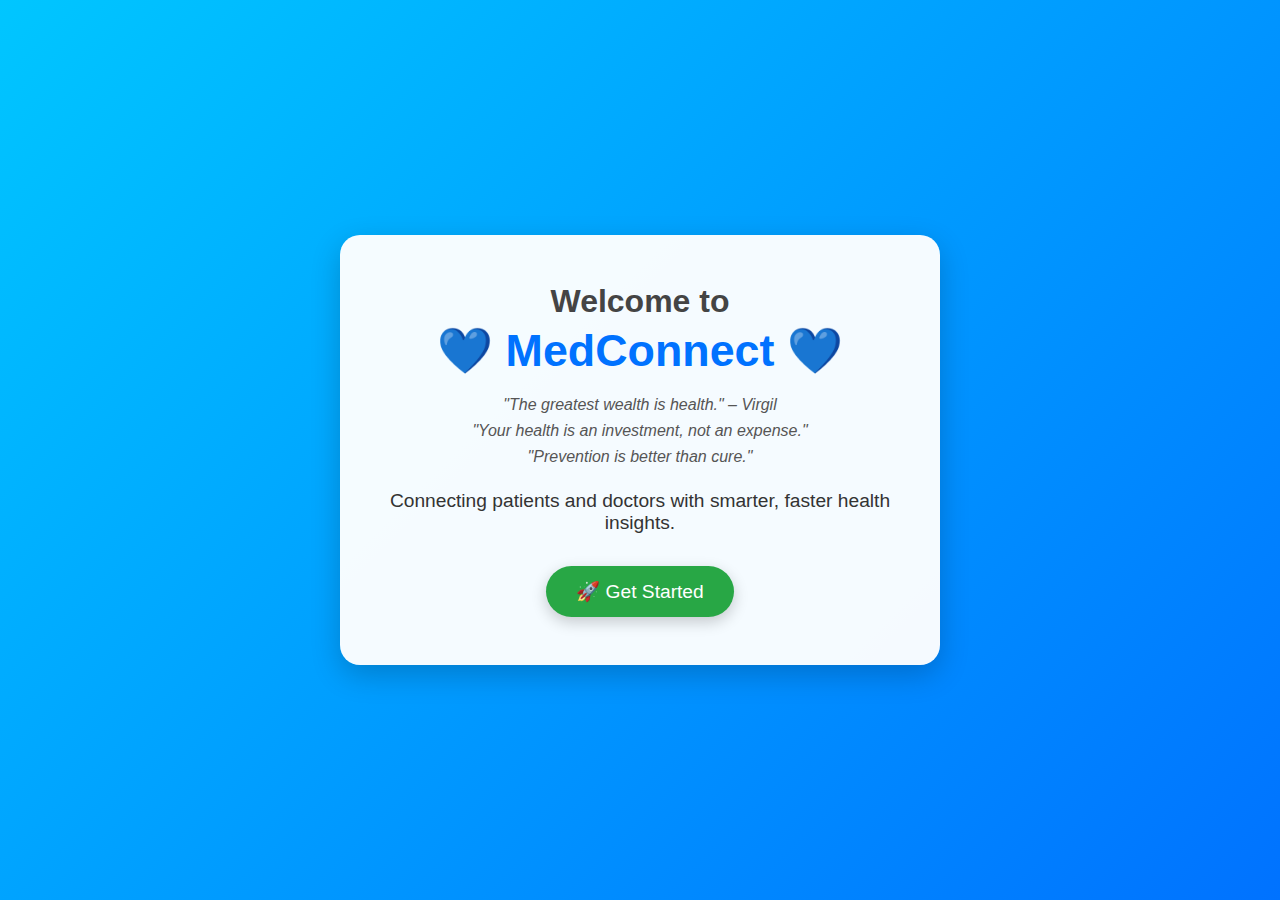
<file: index.html>
<!DOCTYPE html>
<html lang="en">
<head>
  <meta charset="UTF-8" />
  <meta name="viewport" content="width=device-width, initial-scale=1.0"/>
  <title>Welcome to MedConnect</title>
  <link rel="stylesheet" href="css/style.css" />
</head>
<body class="welcome-page">

  <div class="welcome-container">
    <h1>Welcome to</h1>
    <h2>💙 MedConnect 💙</h2>

    <p class="quote">"The greatest wealth is health." – Virgil</p>
    <p class="quote">"Your health is an investment, not an expense."</p>
    <p class="quote">"Prevention is better than cure."</p>

    <p class="intro">Connecting patients and doctors with smarter, faster health insights.</p>

    <a href="choose-role.html" class="btn get-started">🚀 Get Started</a>
  </div>

</body>
</html>
</file>
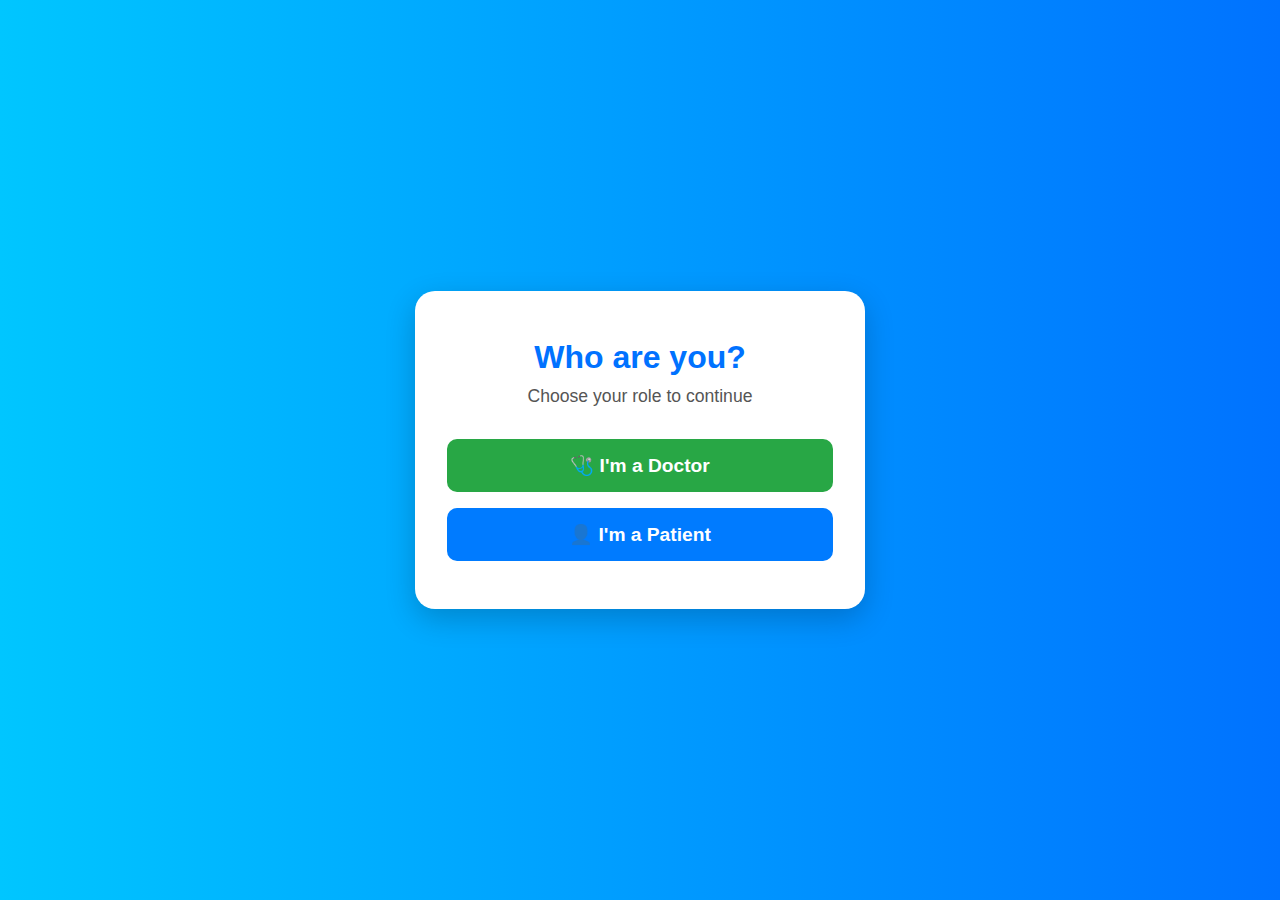
<file: choose-role.html>
<!DOCTYPE html>
<html lang="en">
<head>
  <meta charset="UTF-8" />
  <meta name="viewport" content="width=device-width, initial-scale=1.0"/>
  <title>Select Role - MedConnect</title>
  <link rel="stylesheet" href="css/style.css" />
</head>
<body class="role-page">

  <div class="role-container">
    <h1>Who are you?</h1>
    <p class="subtitle">Choose your role to continue</p>

    <div class="role-buttons">
      <a href="doctor-login.html" class="role-btn doctor">🩺 I'm a Doctor</a>
      <a href="patient-login.html" class="role-btn patient">👤 I'm a Patient</a>
    </div>
  </div>

</body>
</html>
</file>
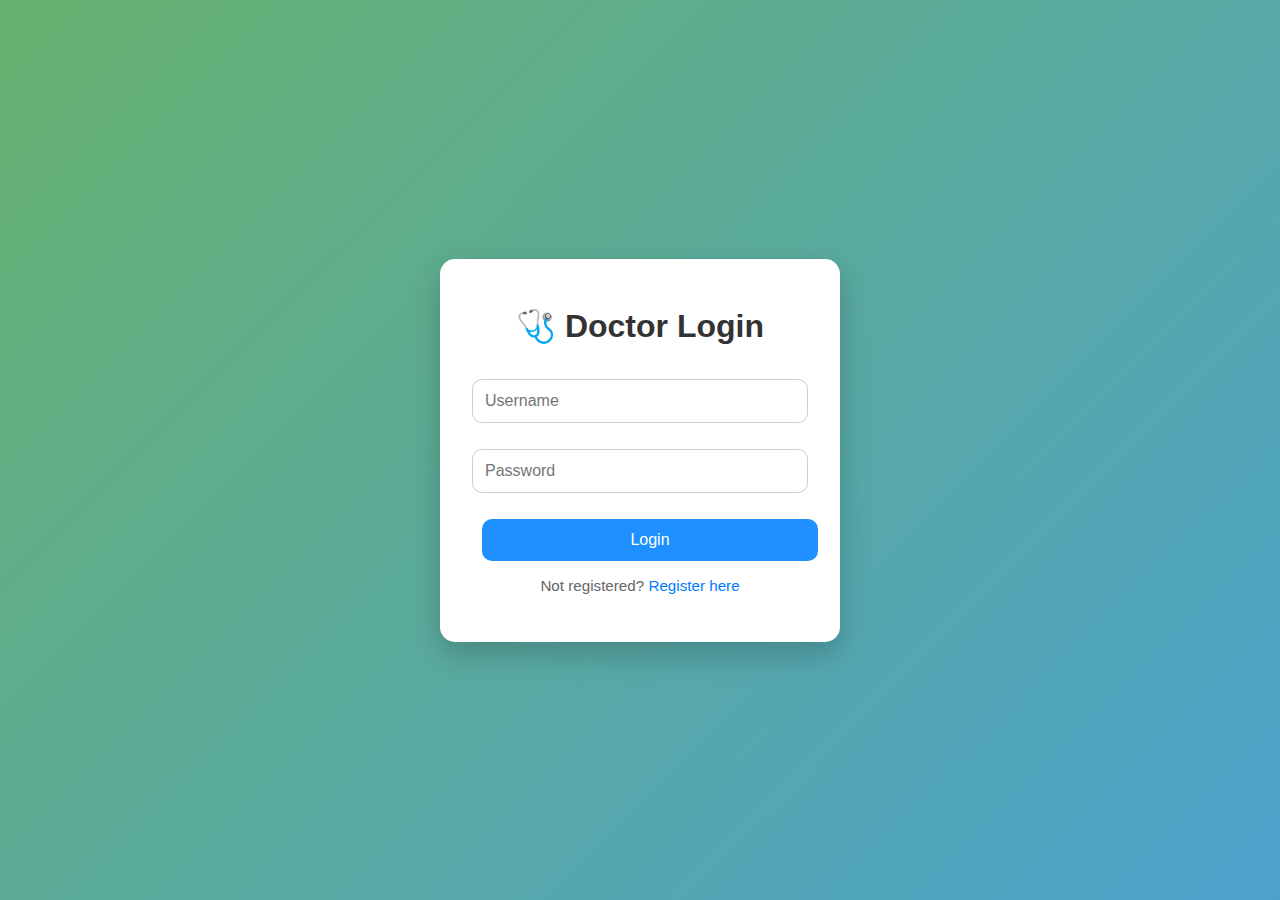
<file: doctor-login.html>
<!DOCTYPE html>
<html lang="en">
<head>
  <meta charset="UTF-8" />
  <meta name="viewport" content="width=device-width, initial-scale=1.0"/>
  <title>Doctor Login - MedConnect</title>
  <link rel="stylesheet" href="css/style.css" />
</head>
<body class="login-page">

  <div class="login-container">
    <h2>🩺 Doctor Login</h2>
    <form action="doctor/login_doctor.php" method="POST">
      <input type="text" placeholder="Username" name="username" required />
      <input type="password" placeholder="Password" name="password" required />
      <button type="submit" class="btn login-btn">Login</button>
      <p class="switch-link">Not registered? <a href="doctor-register.html">Register here</a></p>
    </form>
  </div>

</body>
</html>
</file>
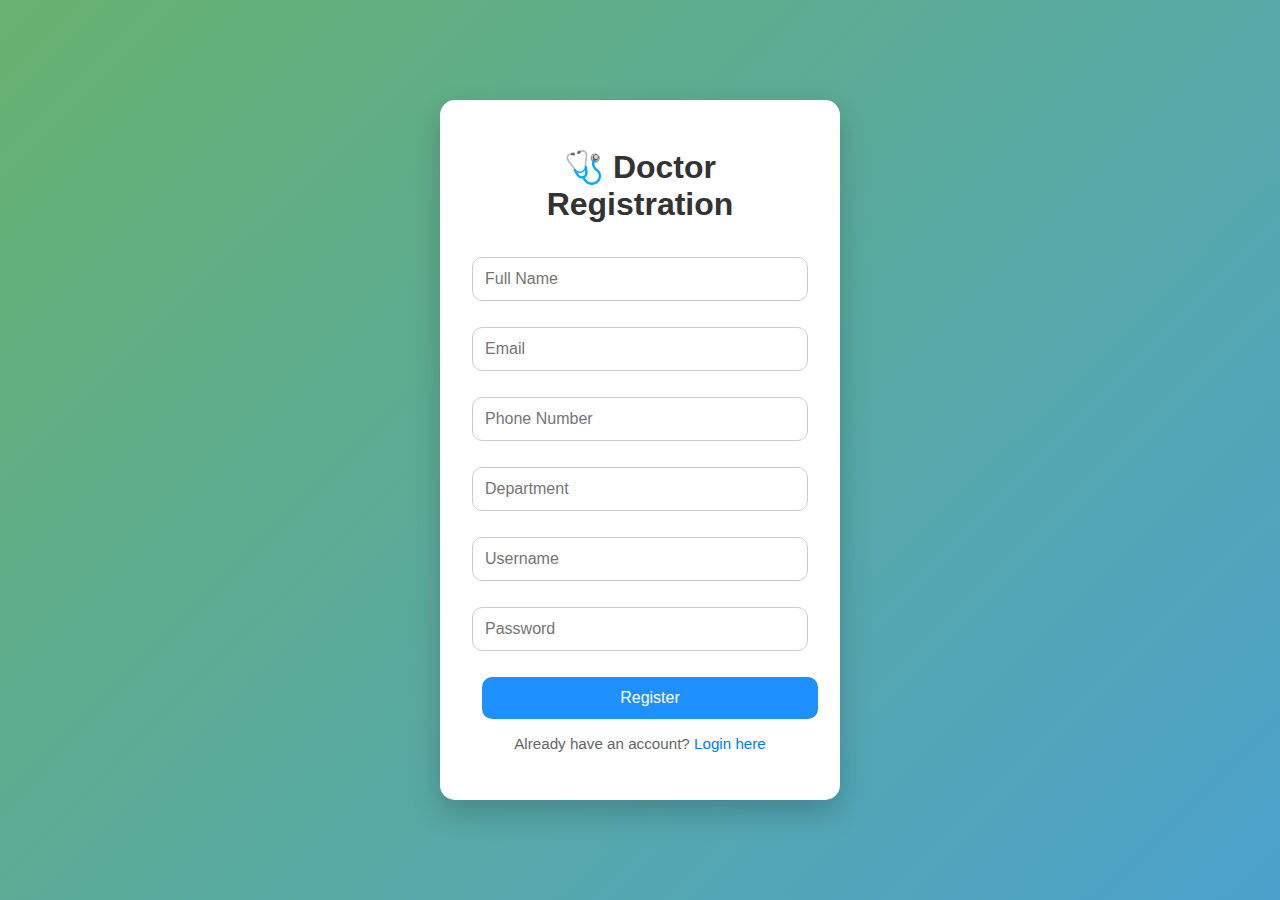
<file: doctor-register.html>
<!DOCTYPE html>
<html lang="en">
<head>
  <meta charset="UTF-8" />
  <meta name="viewport" content="width=device-width, initial-scale=1.0"/>
  <title>Doctor Registration - MedConnect</title>
  <link rel="stylesheet" href="css/style.css" />
</head>
<body class="login-page">

  <div class="login-container">
    <h2>🩺 Doctor Registration</h2>
    <form action="doctor/register_doctor.php" method="POST">
      <input type="text" name="fullname" placeholder="Full Name" required />
      <input type="email" name="email" placeholder="Email" required />
      <input type="text" name="phone" placeholder="Phone Number" required />
      <input type="text" name="department" placeholder="Department" required />
      <input type="text" name="username" placeholder="Username" required />
      <input type="password" name="password" placeholder="Password" required />
      <button type="submit" class="btn login-btn">Register</button>
      <p class="switch-link">Already have an account? <a href="doctor-login.html">Login here</a></p>
    </form>
  </div>

</body>
</html>
</file>
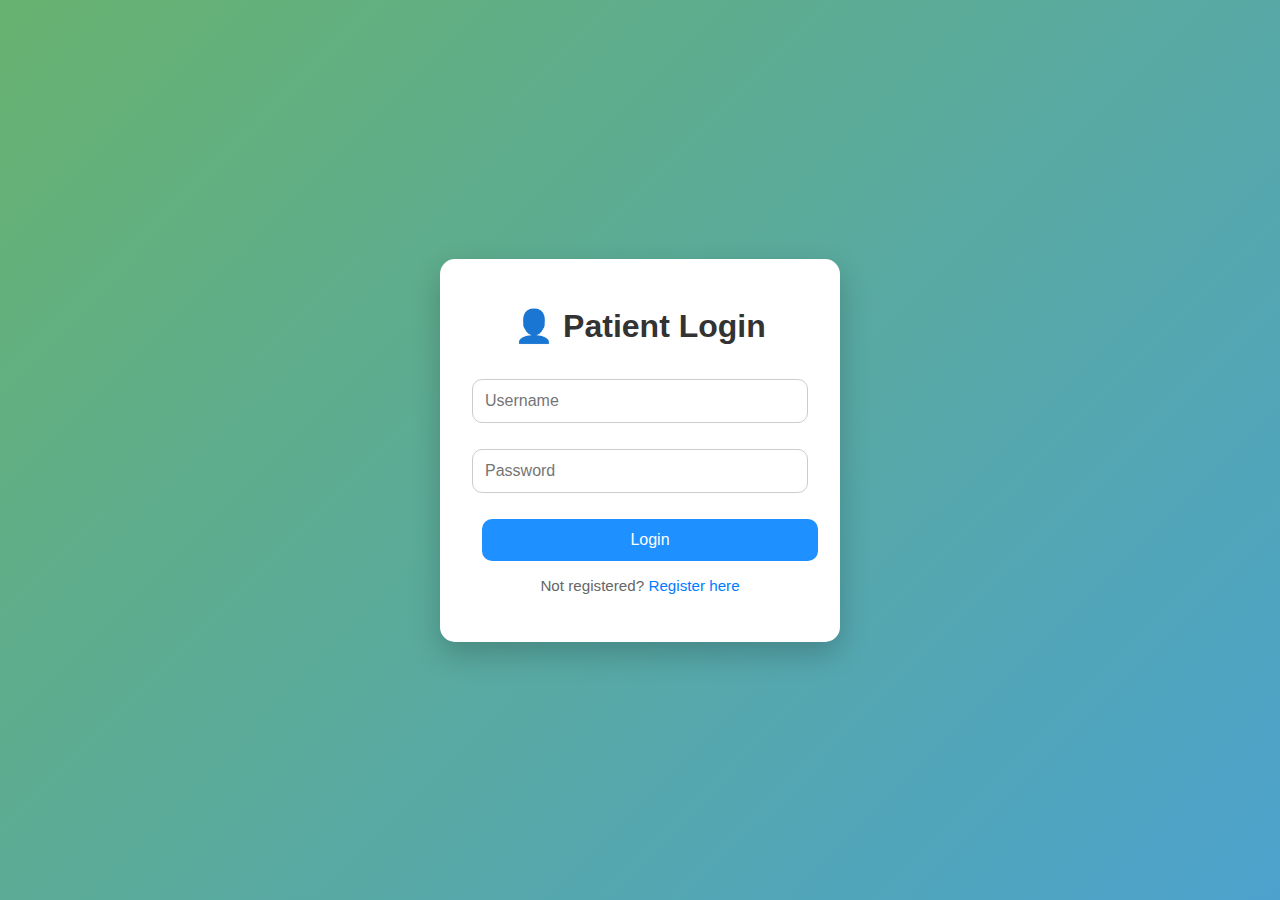
<file: patient-login.html>
<!DOCTYPE html>
<html lang="en">
<head>
  <meta charset="UTF-8" />
  <meta name="viewport" content="width=device-width, initial-scale=1.0"/>
  <title>Patient Login - MedConnect</title>
  <link rel="stylesheet" href="css/style.css" />
</head>
<body class="login-page">

  <div class="login-container">
    <h2>👤 Patient Login</h2>
    <form action="patient/login_patient.php" method="POST">
      <input type="text" placeholder="Username" name="username" required />
      <input type="password" placeholder="Password" name="password" required />
      <button type="submit" class="btn login-btn">Login</button>
      <p class="switch-link">Not registered? <a href="patient-register.html">Register here</a></p>
    </form>
  </div>

</body>
</html>
</file>
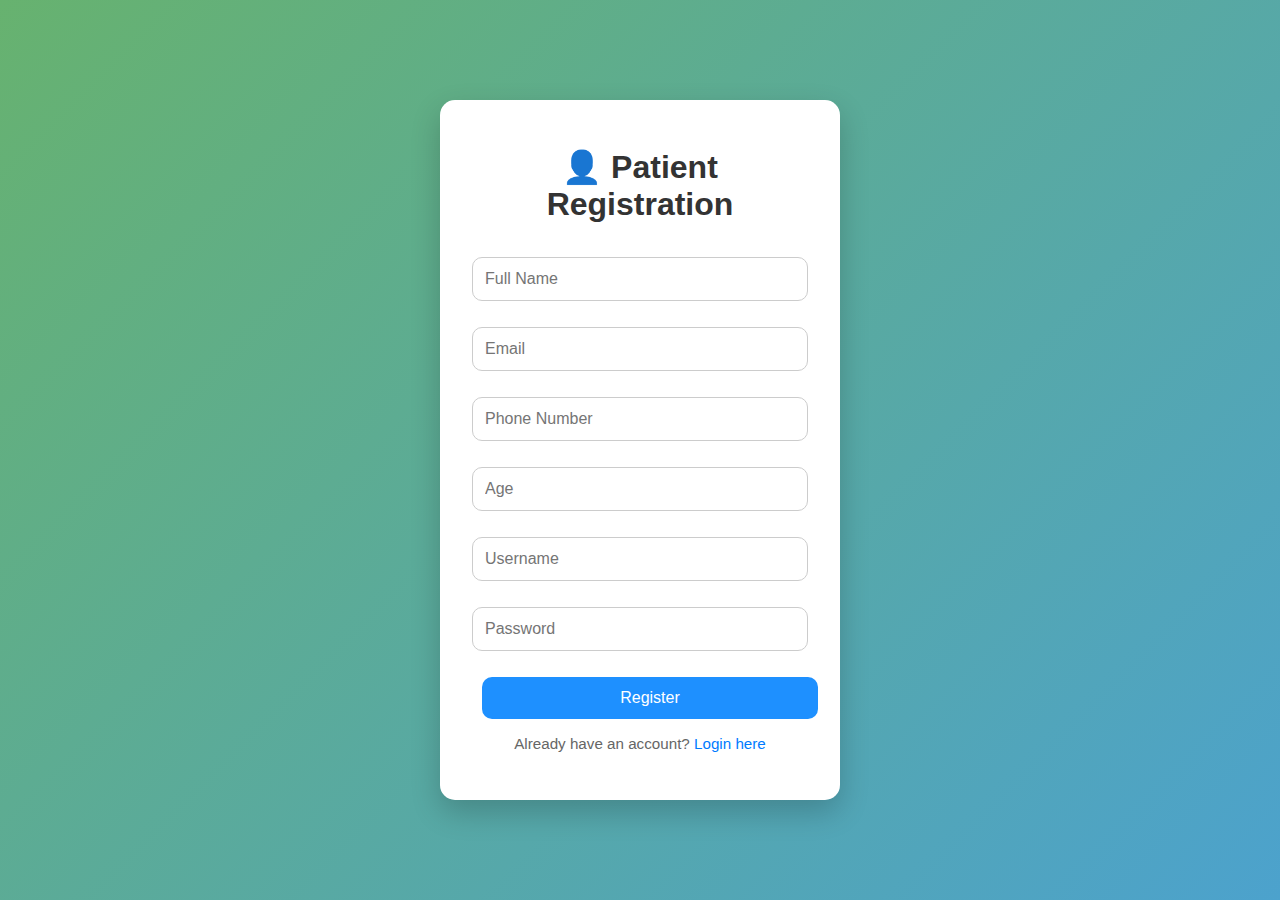
<file: patient-register.html>
<!DOCTYPE html>
<html lang="en">
<head>
  <meta charset="UTF-8" />
  <meta name="viewport" content="width=device-width, initial-scale=1.0"/>
  <title>Patient Registration - MedConnect</title>
  <link rel="stylesheet" href="css/style.css" />
</head>
<body class="login-page">

  <div class="login-container">
    <h2>👤 Patient Registration</h2>
    <form action="patient/register_patient.php" method="POST">
      <input type="text" name="fullname" placeholder="Full Name" required />
      <input type="email" name="email" placeholder="Email" required />
      <input type="text" name="phone" placeholder="Phone Number" required />
      <input type="number" name="age" placeholder="Age" required />
      <input type="text" name="username" placeholder="Username" required />
      <input type="password" name="password" placeholder="Password" required />
      <button type="submit" class="btn login-btn">Register</button>
      <p class="switch-link">Already have an account? <a href="patient-login.html">Login here</a></p>
    </form>
  </div>

</body>
</html>
</file>
<file: css/style.css>
* {
  margin: 0;
  padding: 0;
  box-sizing: border-box;
  font-family: 'Segoe UI', sans-serif;
}

body {
  height: 100vh;
  background: linear-gradient(to right, #74ebd5, #acb6e5);
  display: flex;
  justify-content: center;
  align-items: center;
  animation: fadeIn 1.5s ease-in-out;
}

.container {
  text-align: center;
  padding: 2rem;
  background: white;
  border-radius: 20px;
  box-shadow: 0 10px 20px rgba(0,0,0,0.1);
  animation: popIn 1.2s ease;
}

h1 {
  font-size: 2.5rem;
  color: #333;
}

p {
  margin-top: 10px;
  font-size: 1.2rem;
  color: #666;
}

.button-group {
  margin-top: 2rem;
}

.btn {
  display: inline-block;
  margin: 0 10px;
  padding: 12px 24px;
  font-size: 1rem;
  background: #4CAF50;
  color: white;
  border-radius: 8px;
  text-decoration: none;
  transition: background 0.3s ease;
}

.btn:hover {
  background: #388e3c;
}

.register {
  background: #2196F3;
}

.register:hover {
  background: #1976D2;
}

/* Animations */
@keyframes popIn {
  from {
    transform: scale(0.9);
    opacity: 0;
  }
  to {
    transform: scale(1);
    opacity: 1;
  }
}

@keyframes fadeIn {
  from {
    background-color: #ffffff;
  }
  to {
    background: linear-gradient(to right, #74ebd5, #acb6e5);
  }
}
.login-container {
  max-width: 400px;
  width: 100%;
}

.login-form {
  display: flex;
  flex-direction: column;
  gap: 15px;
  margin-top: 20px;
}

.login-form input, .login-form select {
  padding: 10px;
  border: 1px solid #ccc;
  border-radius: 8px;
  font-size: 1rem;
}

.login-form label {
  font-weight: 500;
  text-align: left;
  color: #444;
}

.switch {
  font-size: 0.9rem;
  color: #555;
}

.switch a {
  color: #2196F3;
  text-decoration: none;
}
.dashboard-container {
  max-width: 800px;
  margin: 2rem auto;
  padding: 2rem;
  background: white;
  border-radius: 20px;
  box-shadow: 0 8px 16px rgba(0,0,0,0.1);
  text-align: center;
}

.card-grid {
  display: flex;
  justify-content: space-around;
  margin: 2rem 0;
  flex-wrap: wrap;
  gap: 20px;
}

.card {
  flex: 1;
  min-width: 200px;
  background: #f0f9ff;
  border-radius: 16px;
  padding: 1.5rem;
  box-shadow: 0 5px 10px rgba(0,0,0,0.05);
  transition: transform 0.3s ease;
}

.card:hover {
  transform: translateY(-5px);
}

.card h2 {
  font-size: 1.2rem;
  color: #333;
}

.card p {
  font-size: 1.8rem;
  margin-top: 10px;
  font-weight: bold;
  color: #111;
}

.dashboard-buttons .btn {
  margin: 0 10px;
}
.filter-bar {
  margin: 20px 0;
  text-align: left;
}

.filter-bar label {
  font-weight: bold;
  margin-right: 10px;
  font-size: 1rem;
}

.filter-bar select {
  padding: 10px;
  border-radius: 8px;
  border: 1px solid #ccc;
  font-size: 1rem;
}

.patient-table table {
  width: 100%;
  border-collapse: collapse;
  margin-top: 20px;
}

.patient-table th,
.patient-table td {
  border: 1px solid #ddd;
  padding: 12px;
  text-align: center;
}

.patient-table th {
  background-color: #f5f5f5;
  font-weight: bold;
  color: #333;
}

.patient-table tr:nth-child(even) {
  background-color: #f9f9f9;
}
/* Container Styling for Update Form */
.login-container {
  max-width: 500px;
  margin: 3rem auto;
  background: #fff;
  padding: 2.5rem;
  border-radius: 15px;
  box-shadow: 0 6px 15px rgba(0, 0, 0, 0.1);
}

.login-container h2 {
  text-align: center;
  margin-bottom: 2rem;
}

.login-container form label {
  display: block;
  font-weight: 600;
  margin-bottom: 5px;
}

.login-container form input,
.login-container form select {
  width: 100%;
  padding: 12px;
  margin-bottom: 1rem;
  border-radius: 10px;
  border: 1px solid #ccc;
  font-size: 1rem;
}

.login-container .btn {
  display: inline-block;
  margin-top: 10px;
  padding: 12px 20px;
  font-size: 1rem;
  border: none;
  border-radius: 10px;
  background-color: #1e90ff;
  color: white;
  text-align: center;
  text-decoration: none;
  transition: background-color 0.3s ease;
}

.login-container .btn:hover {
  background-color: #005ecb;
}

.login-container .btn.register {
  background-color: #28a745;
}

.login-container .btn.register:hover {
  background-color: #1e7e34;
}
/* Welcome Page Styling */
body.welcome-page {
  margin: 0;
  padding: 0;
  background: linear-gradient(135deg, #00c6ff, #0072ff);
  height: 100vh;
  font-family: 'Segoe UI', sans-serif;
  display: flex;
  justify-content: center;
  align-items: center;
  animation: fadeIn 1s ease-in;
}

@keyframes fadeIn {
  from { opacity: 0; transform: translateY(30px); }
  to { opacity: 1; transform: translateY(0); }
}

.welcome-container {
  text-align: center;
  background-color: rgba(255, 255, 255, 0.96);
  padding: 3rem;
  border-radius: 20px;
  box-shadow: 0 10px 30px rgba(0, 0, 0, 0.2);
  width: 90%;
  max-width: 600px;
  animation: slideUp 1.2s ease;
}

@keyframes slideUp {
  from { transform: translateY(40px); opacity: 0; }
  to { transform: translateY(0); opacity: 1; }
}

.welcome-container h1 {
  font-size: 2rem;
  color: #444;
  margin-bottom: 0.3rem;
}

.welcome-container h2 {
  font-size: 2.8rem;
  color: #0072ff;
  margin-bottom: 1.2rem;
}

.welcome-container .quote {
  font-size: 1rem;
  font-style: italic;
  color: #555;
  margin: 0.5rem 0;
}

.welcome-container .intro {
  font-size: 1.2rem;
  margin-top: 1.5rem;
  margin-bottom: 2rem;
  color: #333;
  font-weight: 500;
}

.btn.get-started {
  padding: 14px 30px;
  font-size: 1.2rem;
  border-radius: 30px;
  background-color: #28a745;
  color: white;
  text-decoration: none;
  transition: 0.3s ease-in-out;
  box-shadow: 0 5px 15px rgba(0, 0, 0, 0.2);
}

.btn.get-started:hover {
  background-color: #1e7e34;
  transform: translateY(-3px);
}
/* Role Selection Page */
body.role-page {
  margin: 0;
  padding: 0;
  background: linear-gradient(to right, #00c6ff, #0072ff);
  height: 100vh;
  display: flex;
  justify-content: center;
  align-items: center;
  font-family: 'Segoe UI', sans-serif;
}

.role-container {
  background-color: white;
  padding: 3rem 2rem;
  text-align: center;
  border-radius: 20px;
  box-shadow: 0 10px 30px rgba(0, 0, 0, 0.2);
  max-width: 450px;
  width: 90%;
}

.role-container h1 {
  font-size: 2rem;
  color: #0072ff;
}

.role-container .subtitle {
  font-size: 1.1rem;
  margin-bottom: 2rem;
  color: #555;
}

.role-buttons {
  display: flex;
  flex-direction: column;
  gap: 1rem;
}

.role-btn {
  padding: 15px;
  border-radius: 10px;
  text-decoration: none;
  font-size: 1.2rem;
  font-weight: bold;
  transition: 0.3s;
  color: white;
}

.role-btn.doctor {
  background-color: #28a745;
}

.role-btn.doctor:hover {
  background-color: #218838;
}

.role-btn.patient {
  background-color: #007bff;
}

.role-btn.patient:hover {
  background-color: #0069d9;
}
/* Login Page Styling */
body.login-page {
  margin: 0;
  padding: 0;
  background: linear-gradient(135deg, #67b26f, #4ca2cd);
  height: 100vh;
  font-family: 'Segoe UI', sans-serif;
  display: flex;
  justify-content: center;
  align-items: center;
}

.login-container {
  background: #fff;
  padding: 3rem 2rem;
  border-radius: 15px;
  width: 90%;
  max-width: 400px;
  box-shadow: 0 12px 30px rgba(0, 0, 0, 0.2);
  animation: fadeIn 1s ease;
  text-align: center;
}

.login-container h2 {
  margin-bottom: 1.5rem;
  font-size: 2rem;
  color: #333;
}

.login-container input {
  width: 100%;
  padding: 12px;
  margin: 10px 0;
  border: 1px solid #ccc;
  border-radius: 8px;
  font-size: 1rem;
}

.login-btn {
  background-color: #007bff;
  color: white;
  padding: 12px 25px;
  border: none;
  border-radius: 8px;
  font-size: 1rem;
  cursor: pointer;
  margin-top: 15px;
  width: 100%;
  transition: background 0.3s;
}

.login-btn:hover {
  background-color: #0056b3;
}

.switch-link {
  margin-top: 1rem;
  font-size: 0.95rem;
}

.switch-link a {
  color: #007bff;
  text-decoration: none;
}

.switch-link a:hover {
  text-decoration: underline;
}
/* Dashboard Styling */
body.dashboard-page {
  margin: 0;
  padding: 0;
  font-family: 'Segoe UI', sans-serif;
  background: #f4f6f9;
}

.dashboard-header {
  background: #007bff;
  color: white;
  padding: 1.5rem;
  display: flex;
  justify-content: space-between;
  align-items: center;
}

.dashboard-header h1 {
  font-size: 1.8rem;
}

.dashboard-header .logout-btn {
  background: #ff4d4d;
  border: none;
  padding: 10px 18px;
  border-radius: 8px;
  color: white;
  font-size: 1rem;
  cursor: pointer;
  transition: 0.3s;
}

.logout-btn:hover {
  background: #cc0000;
}

.dashboard-main {
  display: grid;
  grid-template-columns: repeat(auto-fit, minmax(250px, 1fr));
  gap: 2rem;
  padding: 2rem;
}

.card {
  background: white;
  padding: 1.5rem;
  border-radius: 15px;
  box-shadow: 0 8px 18px rgba(0, 0, 0, 0.1);
  text-align: center;
}

.card h3 {
  font-size: 1.2rem;
  margin-bottom: 0.8rem;
}

.secondary-btn {
  padding: 10px 20px;
  font-size: 0.95rem;
  background: #28a745;
  color: white;
  border: none;
  border-radius: 8px;
  cursor: pointer;
  margin-top: 0.5rem;
}

.secondary-btn:hover {
  background: #218838;
}
</file>
